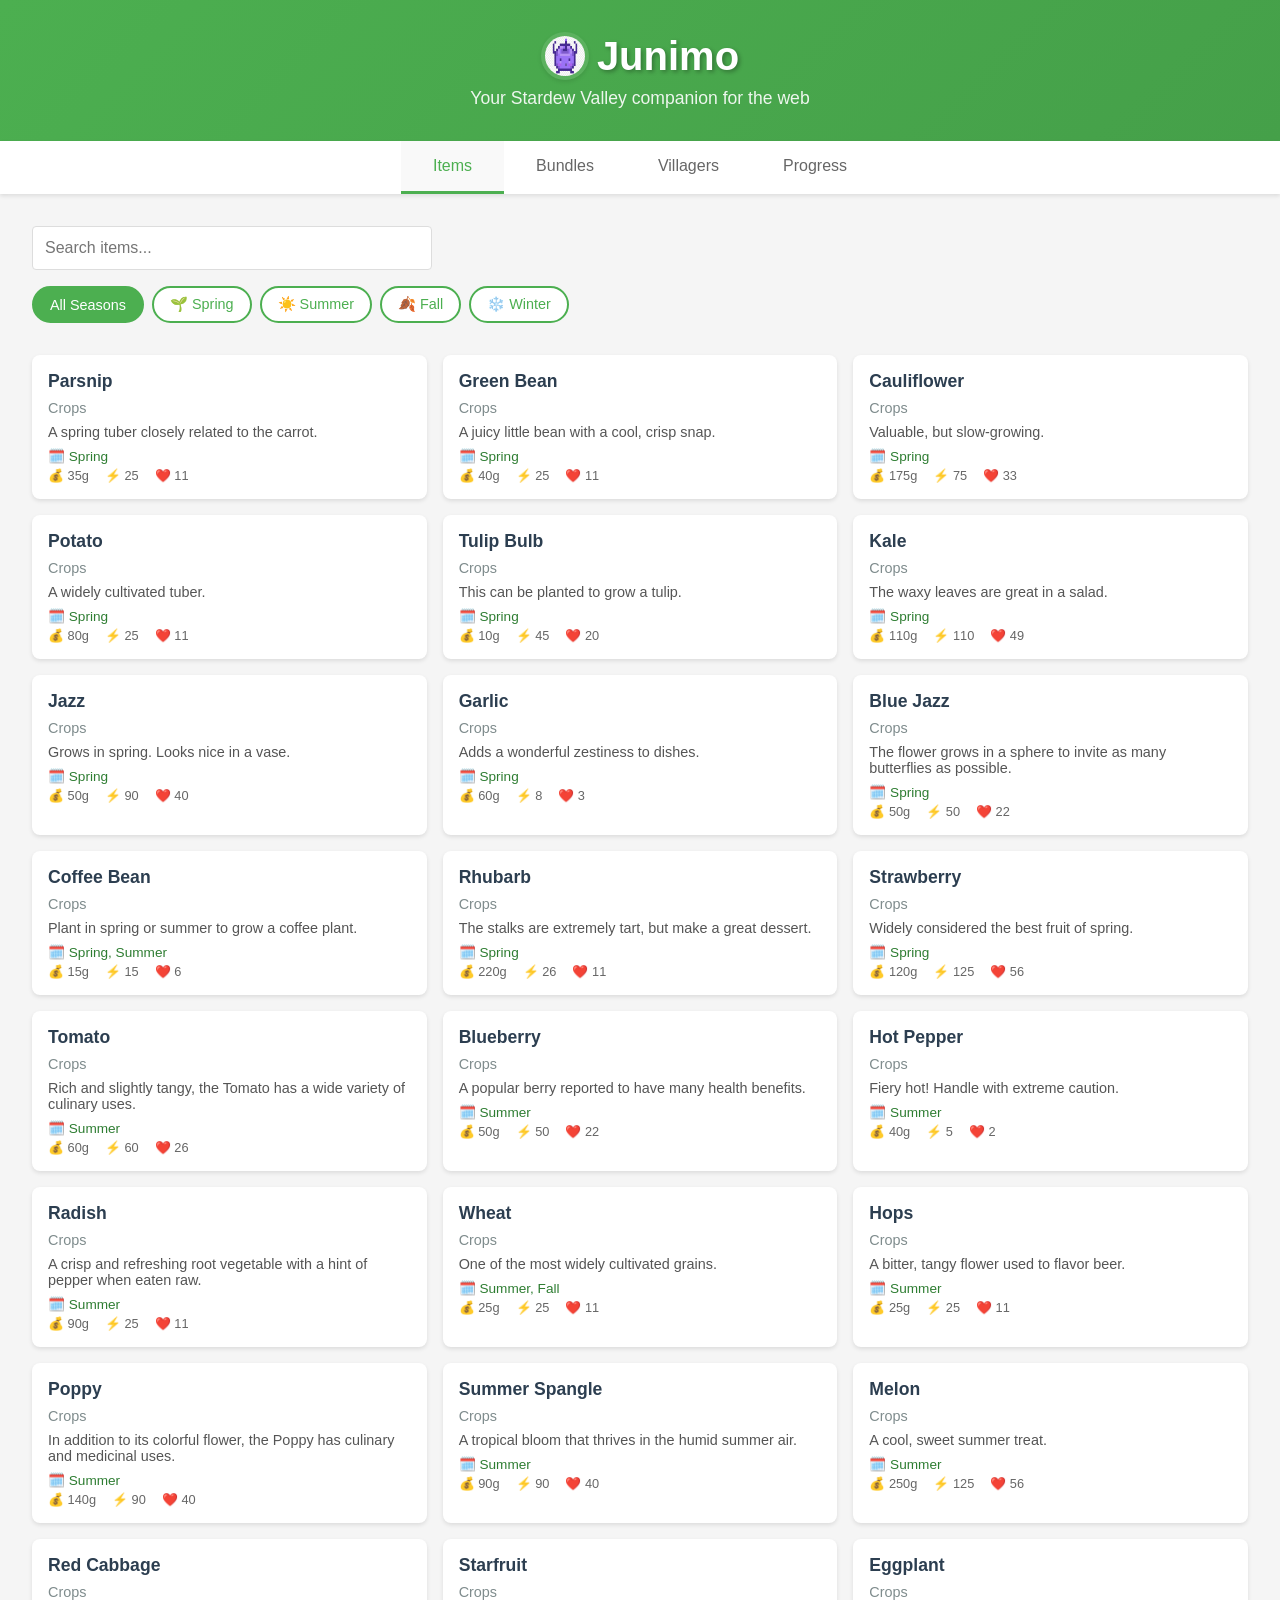
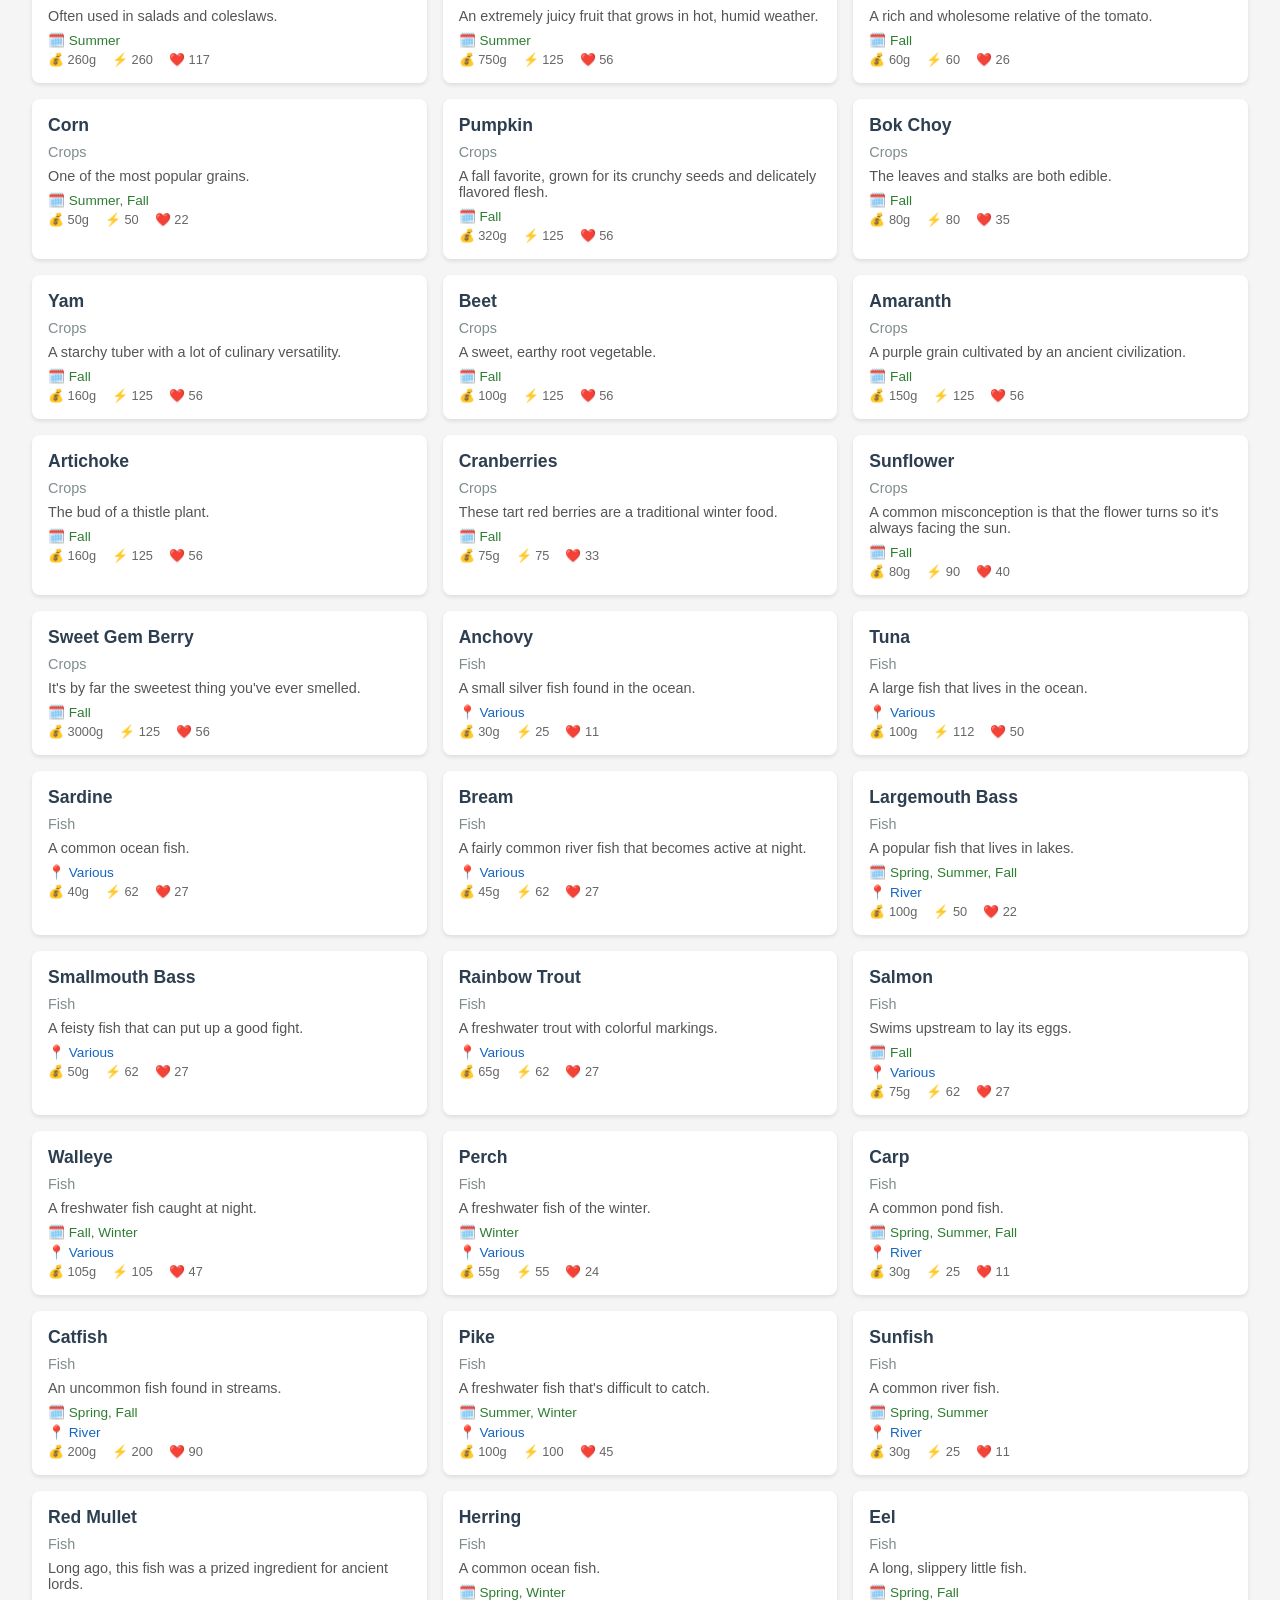
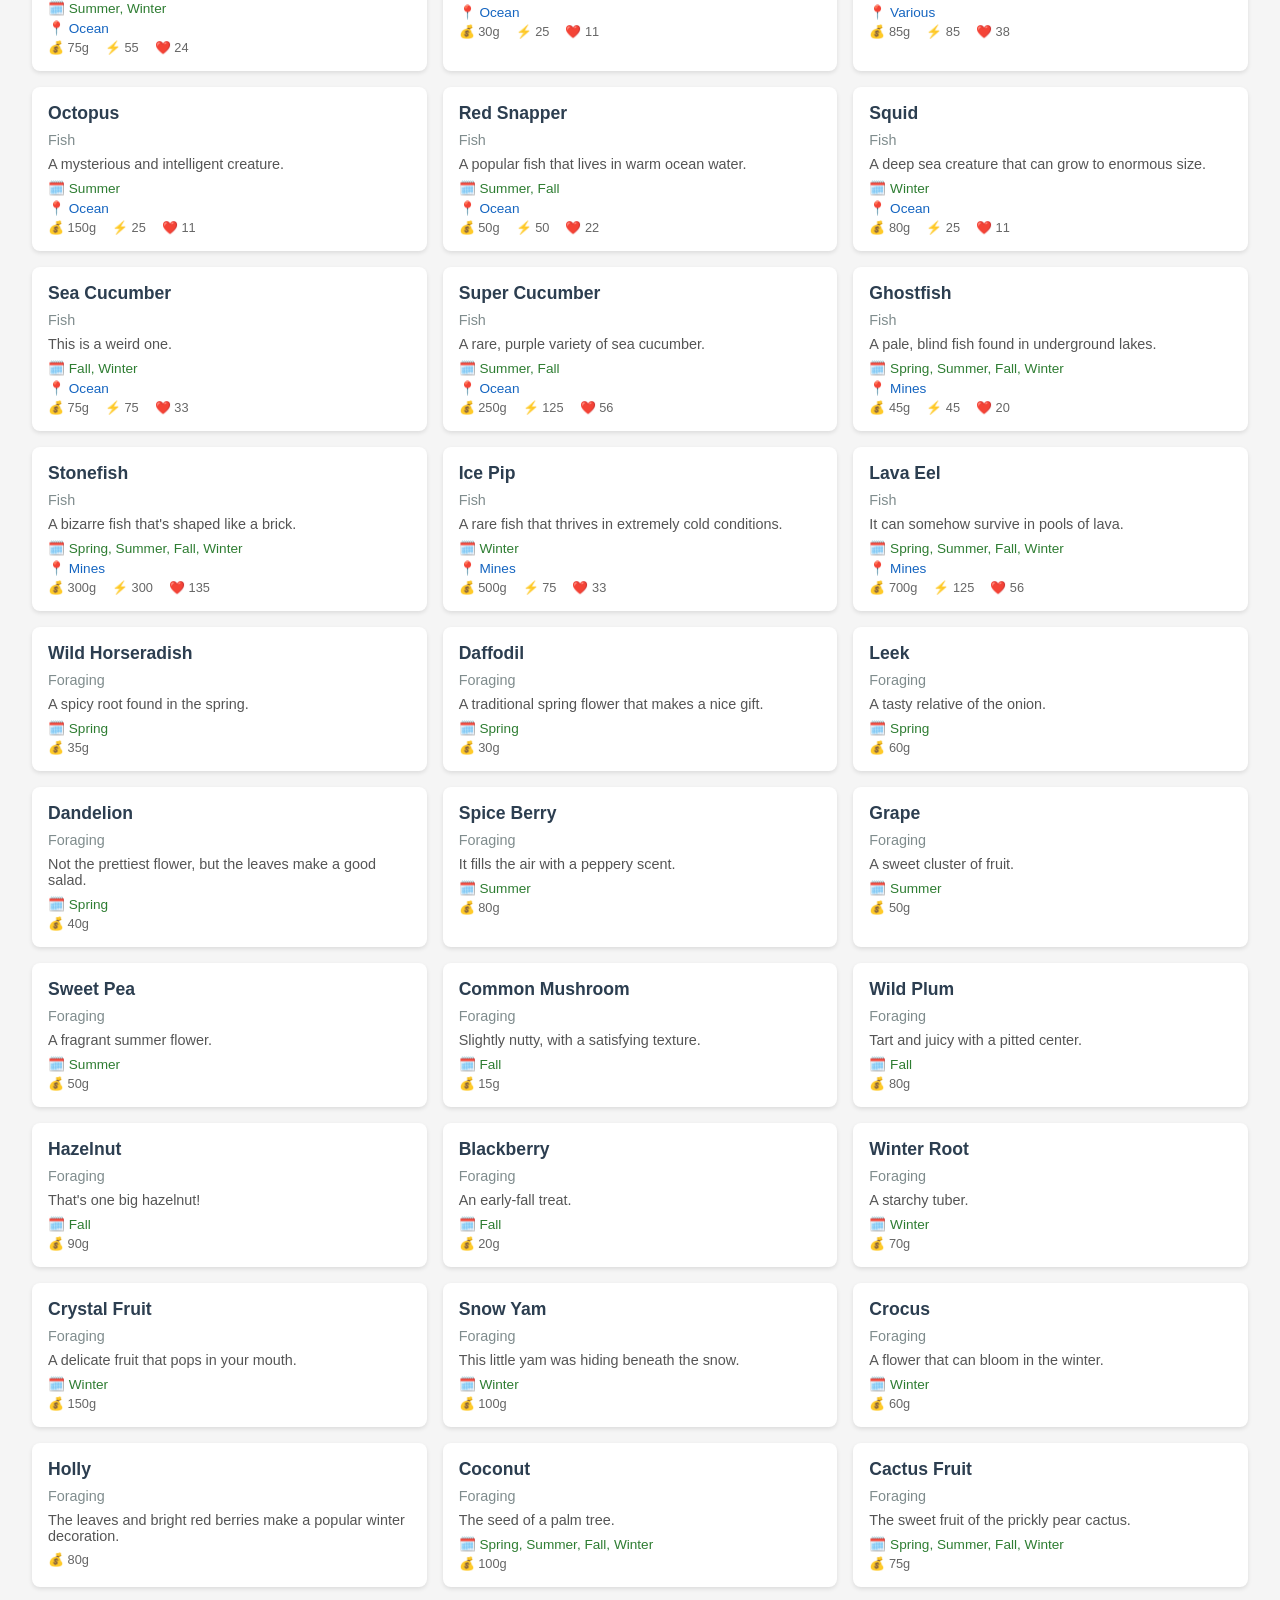
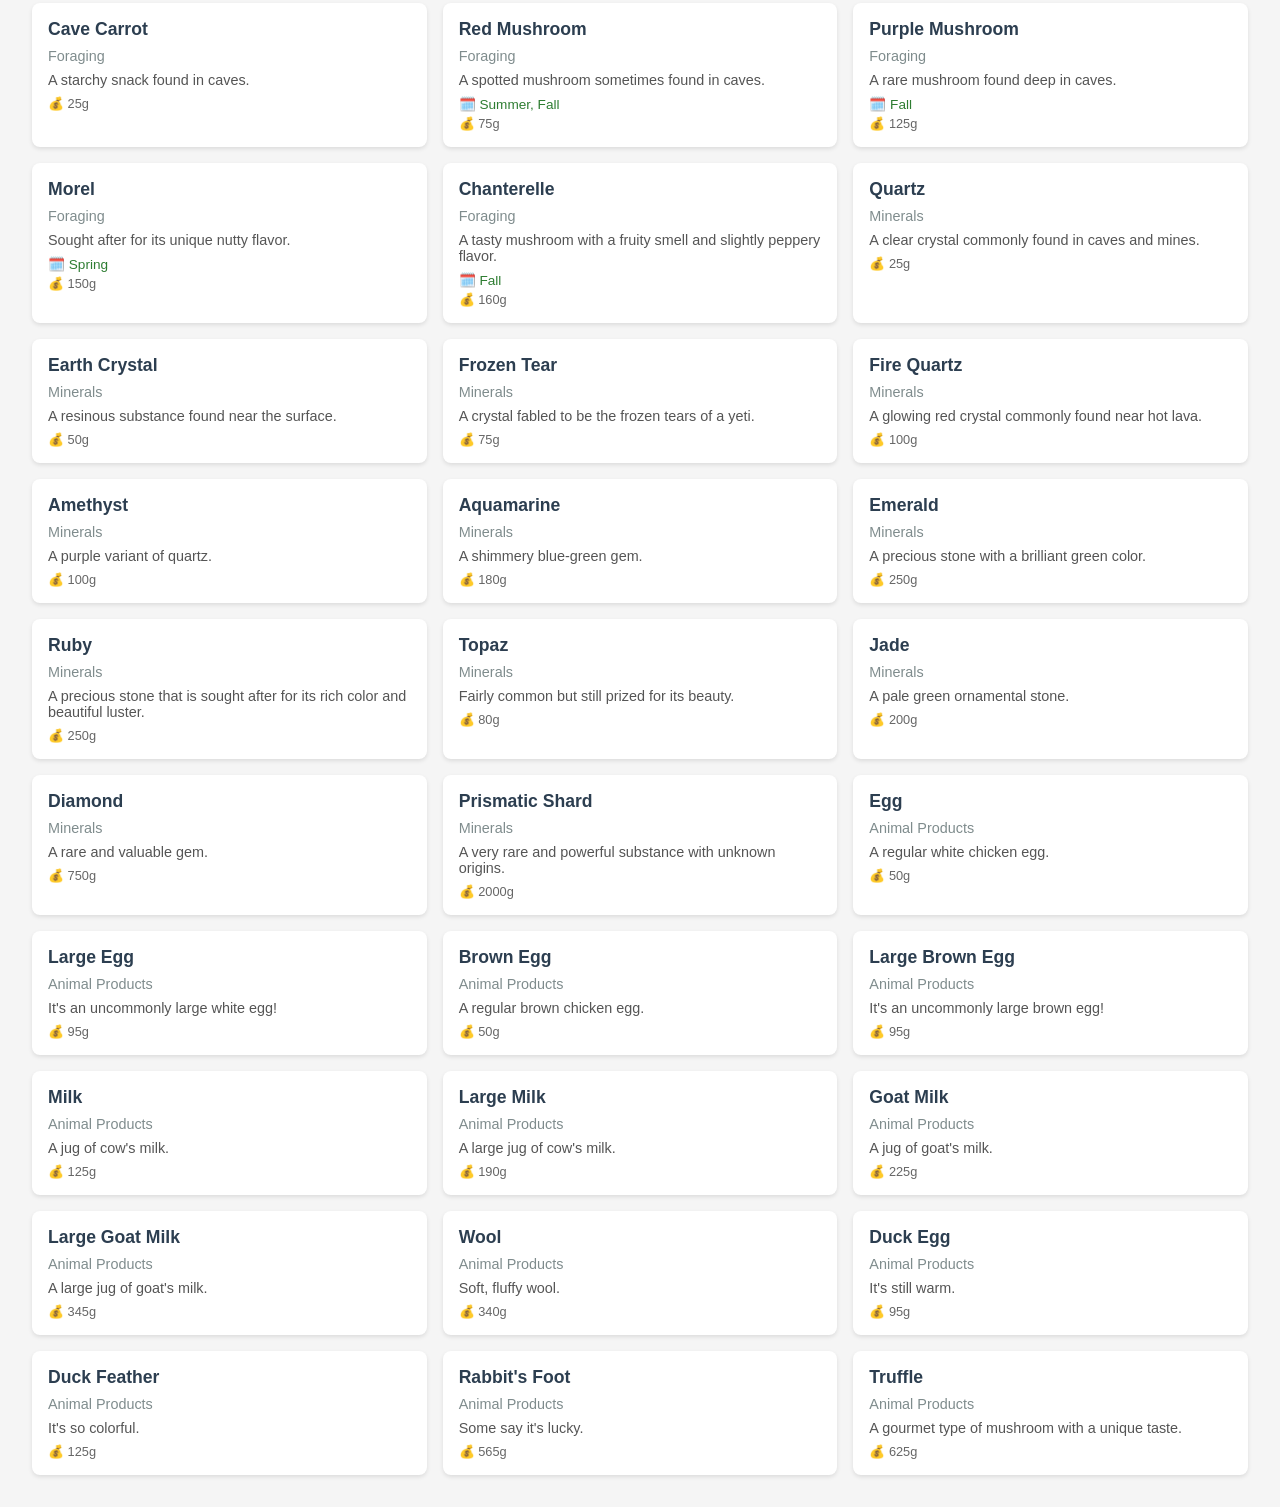
<file: docs/index.html>
<!DOCTYPE html>
<html lang="en">
<head>
    <meta charset="UTF-8">
    <meta name="viewport" content="width=device-width, initial-scale=1.0">
    <title>Junimo - Stardew Valley Helper</title>
    <link rel="icon" type="image/png" href="assets/junimo.png">
    <style>
        /* Complete embedded CSS */
        * {
            margin: 0;
            padding: 0;
            box-sizing: border-box;
        }

        body {
            font-family: 'Segoe UI', Tahoma, Geneva, Verdana, sans-serif;
            background-color: #f5f5f5;
            color: #333;
            margin: 0;
            padding: 0;
            min-height: 100vh;
        }

        #app {
            min-height: 100vh;
            display: flex;
            flex-direction: column;
            background: #f5f5f5;
        }

        header {
            background: linear-gradient(135deg, #4CAF50, #45a049);
            color: white;
            text-align: center;
            padding: 2rem 1rem;
            box-shadow: 0 4px 6px rgba(0,0,0,0.1);
        }

        header h1 {
            margin: 0;
            font-size: 2.5rem;
            text-shadow: 2px 2px 4px rgba(0,0,0,0.3);
            display: flex;
            align-items: center;
            justify-content: center;
            gap: 0.5rem;
        }

        .junimo-icon {
            width: 48px;
            height: 48px;
            vertical-align: middle;
            background: rgba(255, 255, 255, 0.1);
            border-radius: 50%;
            padding: 4px;
            box-shadow: 0 2px 4px rgba(0,0,0,0.1);
        }

        header p {
            margin: 0.5rem 0 0 0;
            opacity: 0.9;
            font-size: 1.1rem;
        }

        nav {
            background: white;
            box-shadow: 0 2px 4px rgba(0,0,0,0.1);
            padding: 0;
            display: flex;
            justify-content: center;
        }

        .tab-button {
            background: none;
            border: none;
            padding: 1rem 2rem;
            font-size: 1rem;
            cursor: pointer;
            border-bottom: 3px solid transparent;
            transition: all 0.3s ease;
            color: #666;
        }

        .tab-button:hover {
            background: #f5f5f5;
            color: #333;
        }

        .tab-button.active {
            color: #4CAF50;
            border-bottom-color: #4CAF50;
            background: #f9f9f9;
        }

        main {
            width: 100%;
            max-width: none;
            margin: 0;
            padding: 2rem;
            flex: 1;
        }

        .tab-content {
            display: none;
        }

        .tab-content.active {
            display: block;
        }

        /* Search */
        .search-container {
            margin-bottom: 2rem;
        }

        #item-search {
            width: 100%;
            max-width: 400px;
            padding: 0.75rem;
            border: 1px solid #ddd;
            border-radius: 4px;
            font-size: 1rem;
        }

        .filter-buttons {
            display: flex;
            gap: 0.5rem;
            flex-wrap: wrap;
        }

        .filter-btn {
            padding: 0.5rem 1rem;
            border: 2px solid #4CAF50;
            background: white;
            color: #4CAF50;
            border-radius: 20px;
            cursor: pointer;
            font-size: 0.9rem;
            transition: all 0.3s ease;
        }

        .filter-btn:hover {
            background: #f5f5f5;
        }

        .filter-btn.active {
            background: #4CAF50;
            color: white;
        }

        /* Items Grid */
        .items-grid {
            display: grid;
            grid-template-columns: repeat(auto-fill, minmax(300px, 1fr));
            gap: 1rem;
        }

        .item-card {
            background: white;
            border-radius: 8px;
            padding: 1rem;
            box-shadow: 0 2px 4px rgba(0,0,0,0.1);
            transition: transform 0.2s;
        }

        .item-card:hover {
            transform: translateY(-2px);
        }

        .item-name {
            font-weight: bold;
            font-size: 1.1rem;
            margin-bottom: 0.5rem;
            color: #2c3e50;
        }

        .item-category {
            color: #7f8c8d;
            font-size: 0.9rem;
            margin-bottom: 0.5rem;
        }

        .item-description {
            color: #555;
            font-size: 0.9rem;
            margin-bottom: 0.5rem;
        }

        .item-seasons {
            color: #2e7d32;
            font-size: 0.85rem;
            margin-bottom: 0.25rem;
            font-weight: 500;
        }

        .item-location {
            color: #1565c0;
            font-size: 0.85rem;
            margin-bottom: 0.25rem;
            font-weight: 500;
        }

        .item-stats {
            display: flex;
            gap: 1rem;
            font-size: 0.8rem;
            color: #666;
            flex-wrap: wrap;
        }

        .item-stats span {
            display: flex;
            align-items: center;
            gap: 0.25rem;
        }

        /* Bundles */
        #bundles-container {
            display: grid;
            grid-template-columns: repeat(auto-fill, minmax(400px, 1fr));
            gap: 1.5rem;
        }

        .bundle-card {
            background: white;
            border-radius: 8px;
            padding: 1.5rem;
            box-shadow: 0 2px 4px rgba(0,0,0,0.1);
            transition: transform 0.2s ease, box-shadow 0.2s ease;
        }

        .bundle-card:hover {
            transform: translateY(-2px);
            box-shadow: 0 8px 25px rgba(0,0,0,0.15);
        }

        .bundle-header {
            margin-bottom: 1rem;
        }

        .bundle-name {
            font-weight: bold;
            font-size: 1.2rem;
            color: #2c3e50;
            margin-bottom: 0.25rem;
        }

        .bundle-room {
            color: #7f8c8d;
            font-size: 0.9rem;
            margin-bottom: 0.5rem;
        }

        .bundle-reward {
            color: #27ae60;
            font-size: 0.9rem;
            font-weight: 500;
        }

        .bundle-items {
            list-style: none;
            padding: 0;
        }

        .bundle-item {
            display: flex;
            justify-content: space-between;
            align-items: center;
            padding: 0.5rem 0;
            border-bottom: 1px solid #eee;
        }

        .bundle-item:last-child {
            border-bottom: none;
        }

        .bundle-item-info {
            flex: 1;
        }

        .bundle-item-name {
            font-weight: 500;
        }

        .bundle-item-quantity {
            color: #666;
            font-size: 0.9rem;
        }

        .bundle-item-checkbox {
            margin-left: 1rem;
            width: 18px;
            height: 18px;
            cursor: pointer;
        }

        .bundle-item.completed {
            opacity: 0.7;
        }

        .bundle-item.completed .bundle-item-name {
            text-decoration: line-through;
            color: #27ae60;
        }

        .bundle-item.completed .bundle-item-quantity {
            color: #27ae60;
        }

        /* Villagers */
        #villagers-container {
            display: grid;
            grid-template-columns: repeat(auto-fill, minmax(400px, 1fr));
            gap: 1.5rem;
        }

        .villager-card {
            background: white;
            border-radius: 8px;
            padding: 1.5rem;
            box-shadow: 0 2px 4px rgba(0,0,0,0.1);
            transition: transform 0.2s ease, box-shadow 0.2s ease;
        }

        .villager-card:hover {
            transform: translateY(-2px);
            box-shadow: 0 8px 25px rgba(0,0,0,0.15);
        }

        .villager-header {
            margin-bottom: 1rem;
        }

        .villager-name {
            font-weight: bold;
            font-size: 1.3rem;
            color: #2c3e50;
            margin-bottom: 0.25rem;
        }

        .villager-birthday {
            color: #e91e63;
            font-size: 0.9rem;
            margin-bottom: 0.25rem;
        }

        .villager-location {
            color: #1565c0;
            font-size: 0.9rem;
            margin-bottom: 0.5rem;
        }

        .villager-description {
            color: #666;
            font-size: 0.85rem;
            line-height: 1.4;
            margin-bottom: 1rem;
            max-height: 4.2rem;
            overflow: hidden;
            text-overflow: ellipsis;
        }

        .gift-preferences {
            margin-top: 1rem;
        }

        .gift-category {
            margin-bottom: 0.75rem;
        }

        .gift-category-title {
            font-weight: 600;
            font-size: 0.9rem;
            margin-bottom: 0.25rem;
            display: flex;
            align-items: center;
            gap: 0.25rem;
        }

        .gift-category.loved .gift-category-title {
            color: #e91e63;
        }

        .gift-category.liked .gift-category-title {
            color: #4caf50;
        }

        .gift-category.disliked .gift-category-title {
            color: #ff9800;
        }

        .gift-category.hated .gift-category-title {
            color: #f44336;
        }

        .gift-items {
            display: flex;
            flex-wrap: wrap;
            gap: 0.25rem;
        }

        .gift-item {
            background: #f5f5f5;
            padding: 0.2rem 0.5rem;
            border-radius: 12px;
            font-size: 0.8rem;
            color: #666;
        }

        .gift-category.loved .gift-item {
            background: #fce4ec;
            color: #c2185b;
        }

        .gift-category.liked .gift-item {
            background: #e8f5e8;
            color: #388e3c;
        }

        .gift-category.disliked .gift-item {
            background: #fff3e0;
            color: #f57c00;
        }

        .gift-category.hated .gift-item {
            background: #ffebee;
            color: #d32f2f;
        }

        /* Progress */
        .progress-summary {
            background: white;
            border-radius: 8px;
            padding: 1.5rem;
            margin-bottom: 2rem;
            box-shadow: 0 2px 4px rgba(0,0,0,0.1);
        }

        .progress-stats {
            display: grid;
            grid-template-columns: repeat(auto-fit, minmax(150px, 1fr));
            gap: 1rem;
            margin: 1rem 0;
        }

        .progress-stat {
            text-align: center;
            padding: 1rem;
            background: #f8f9fa;
            border-radius: 8px;
        }

        .progress-stat-value {
            font-size: 2rem;
            font-weight: bold;
            color: #2c3e50;
        }

        .progress-stat-label {
            color: #7f8c8d;
            font-size: 0.9rem;
            margin-top: 0.5rem;
        }

        .overall-progress-bar {
            width: 100%;
            height: 20px;
            background: #ecf0f1;
            border-radius: 10px;
            overflow: hidden;
            margin-top: 1rem;
        }

        .overall-progress-fill {
            height: 100%;
            background: linear-gradient(90deg, #4CAF50, #45a049);
            transition: width 0.3s ease;
        }

        .bundle-progress-container {
            display: grid;
            grid-template-columns: repeat(auto-fill, minmax(300px, 1fr));
            gap: 1rem;
        }

        .bundle-progress-card {
            background: white;
            border-radius: 8px;
            padding: 1rem;
            box-shadow: 0 2px 4px rgba(0,0,0,0.1);
        }

        .bundle-progress-header {
            margin-bottom: 1rem;
        }

        .bundle-progress-name {
            font-weight: bold;
            color: #2c3e50;
            margin-bottom: 0.25rem;
        }

        .bundle-progress-room {
            color: #7f8c8d;
            font-size: 0.9rem;
        }

        .bundle-progress-bar {
            width: 100%;
            height: 12px;
            background: #ecf0f1;
            border-radius: 6px;
            overflow: hidden;
            margin-bottom: 0.5rem;
        }

        .bundle-progress-fill {
            height: 100%;
            background: linear-gradient(90deg, #4CAF50, #45a049);
            transition: width 0.3s ease;
        }

        .bundle-progress-stats {
            text-align: center;
            color: #7f8c8d;
            font-size: 0.9rem;
        }

        .loading {
            text-align: center;
            padding: 3rem;
            color: #666;
            font-size: 1.1rem;
        }

        .error {
            background-color: #f8d7da;
            color: #721c24;
            padding: 1rem;
            border-radius: 4px;
            margin-bottom: 1rem;
        }

        .error-message {
            background: #ffebee;
            color: #c62828;
            padding: 1rem;
            border-radius: 8px;
            margin: 1rem 0;
            border-left: 4px solid #c62828;
        }

        /* Responsive design */
        @media (max-width: 480px) {
            header h1 {
                font-size: 2rem;
            }
            
            main {
                padding: 1rem;
            }
            
            .tab-button {
                padding: 0.75rem 0.75rem;
                font-size: 0.8rem;
            }
            
            #bundles-container {
                grid-template-columns: 1fr;
            }
            
            .items-grid {
                grid-template-columns: 1fr;
            }
            
            #villagers-container {
                grid-template-columns: 1fr;
            }
            
            .villager-description {
                max-height: none;
                overflow: visible;
            }
            
            .filter-buttons {
                justify-content: center;
            }
            
            .filter-btn {
                padding: 0.4rem 0.8rem;
                font-size: 0.8rem;
            }
        }
    </style>
</head>
<body>
    <div id="app">
        <header>
            <h1><img src="assets/junimo.png" alt="Junimo" class="junimo-icon"> Junimo</h1>
            <p>Your Stardew Valley companion for the web</p>
        </header>

        <nav>
            <button id="items-tab" class="tab-button active">Items</button>
            <button id="bundles-tab" class="tab-button">Bundles</button>
            <button id="villagers-tab" class="tab-button">Villagers</button>
            <button id="progress-tab" class="tab-button">Progress</button>
        </nav>

        <main>
            <!-- Items Tab -->
            <div id="items-content" class="tab-content active">
                <div class="search-container">
                    <input type="text" id="item-search" placeholder="Search items...">
                    <div class="filter-buttons" style="margin-top: 1rem;">
                        <button class="filter-btn active" data-season="all">All Seasons</button>
                        <button class="filter-btn" data-season="Spring">🌱 Spring</button>
                        <button class="filter-btn" data-season="Summer">☀️ Summer</button>
                        <button class="filter-btn" data-season="Fall">🍂 Fall</button>
                        <button class="filter-btn" data-season="Winter">❄️ Winter</button>
                    </div>
                </div>
                <div id="items-grid" class="items-grid">
                    <div class="loading">Loading items...</div>
                </div>
            </div>

            <!-- Bundles Tab -->
            <div id="bundles-content" class="tab-content">
                <div id="bundles-container">
                    <div class="loading">Loading bundles...</div>
                </div>
            </div>

            <!-- Villagers Tab -->
            <div id="villagers-content" class="tab-content">
                <div id="villagers-container">
                    <div class="loading">Loading villagers...</div>
                </div>
            </div>

            <!-- Progress Tab -->
            <div id="progress-content" class="tab-content">
                <div id="progress-container">
                    <div class="loading">Loading progress...</div>
                </div>
            </div>
        </main>
    </div>

    <script src="web-api.js"></script>
    <script src="main.js"></script>
</body>
</html>
</file>
